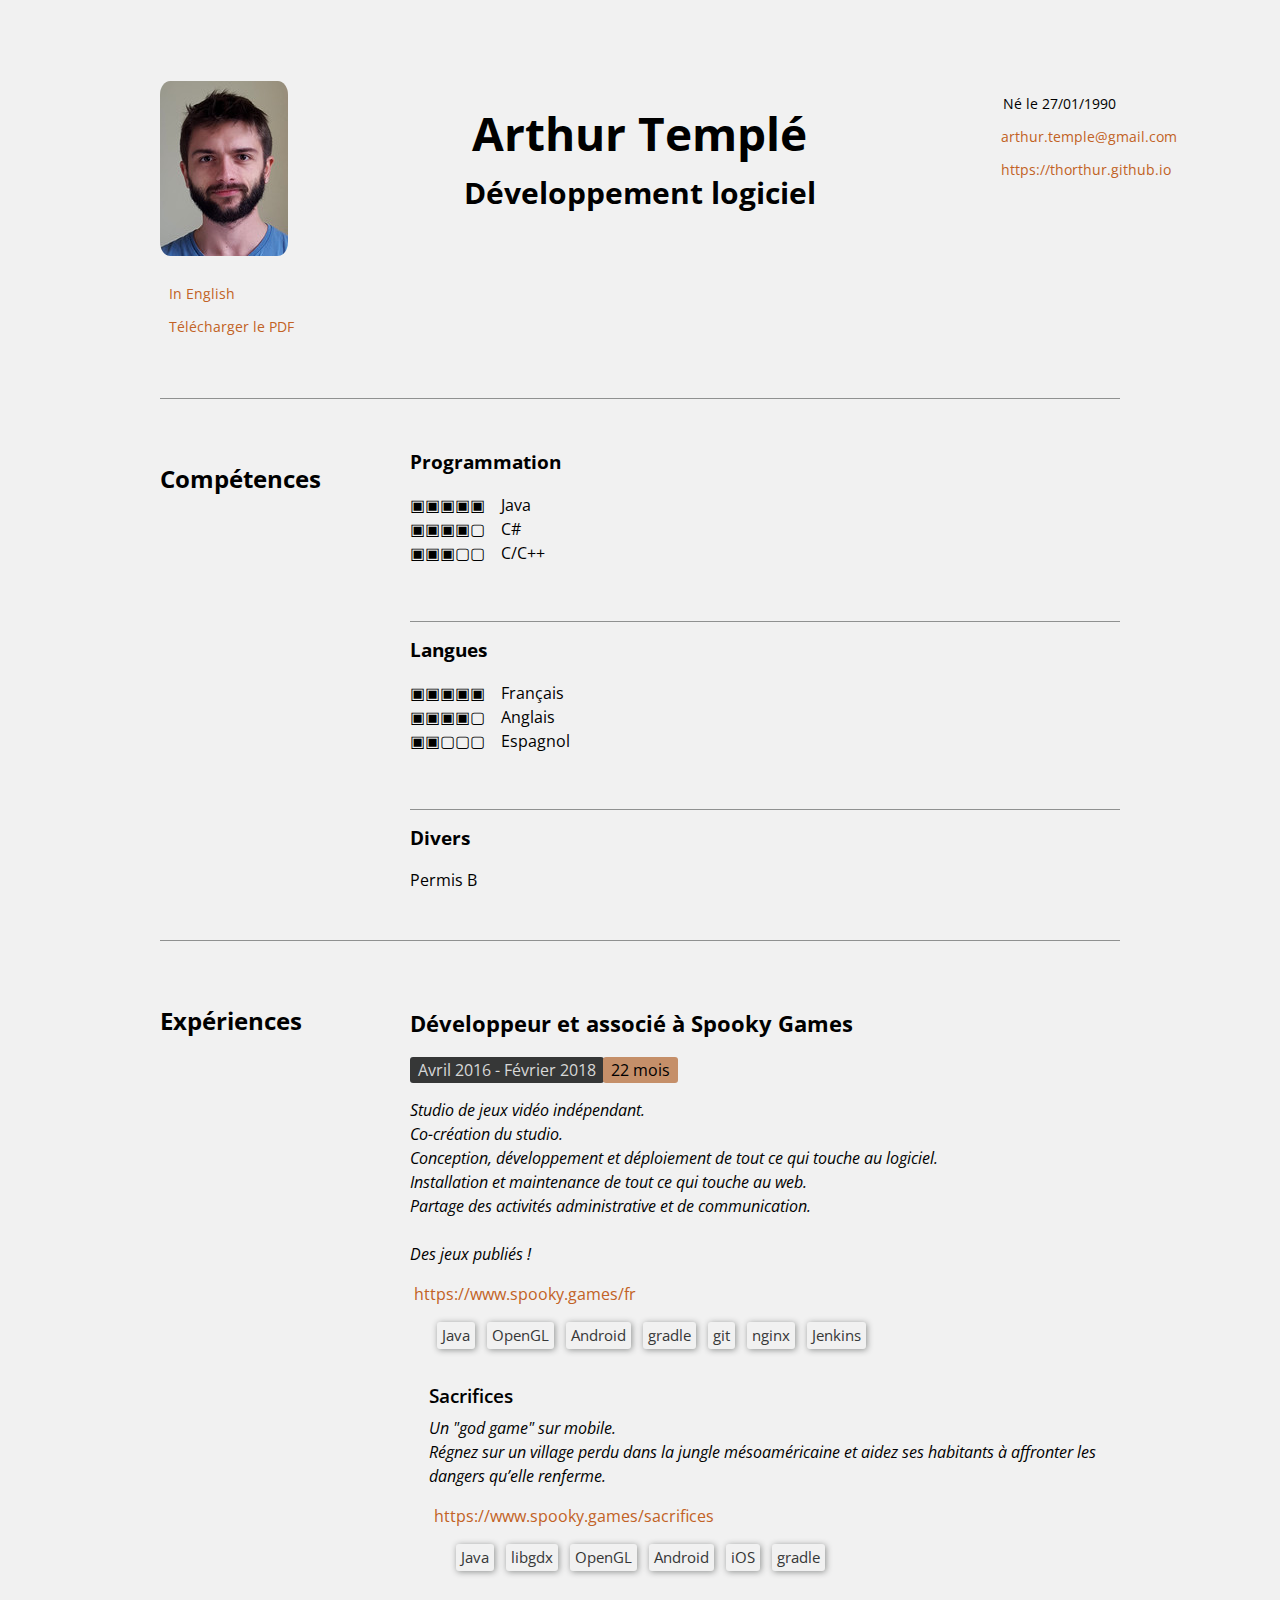
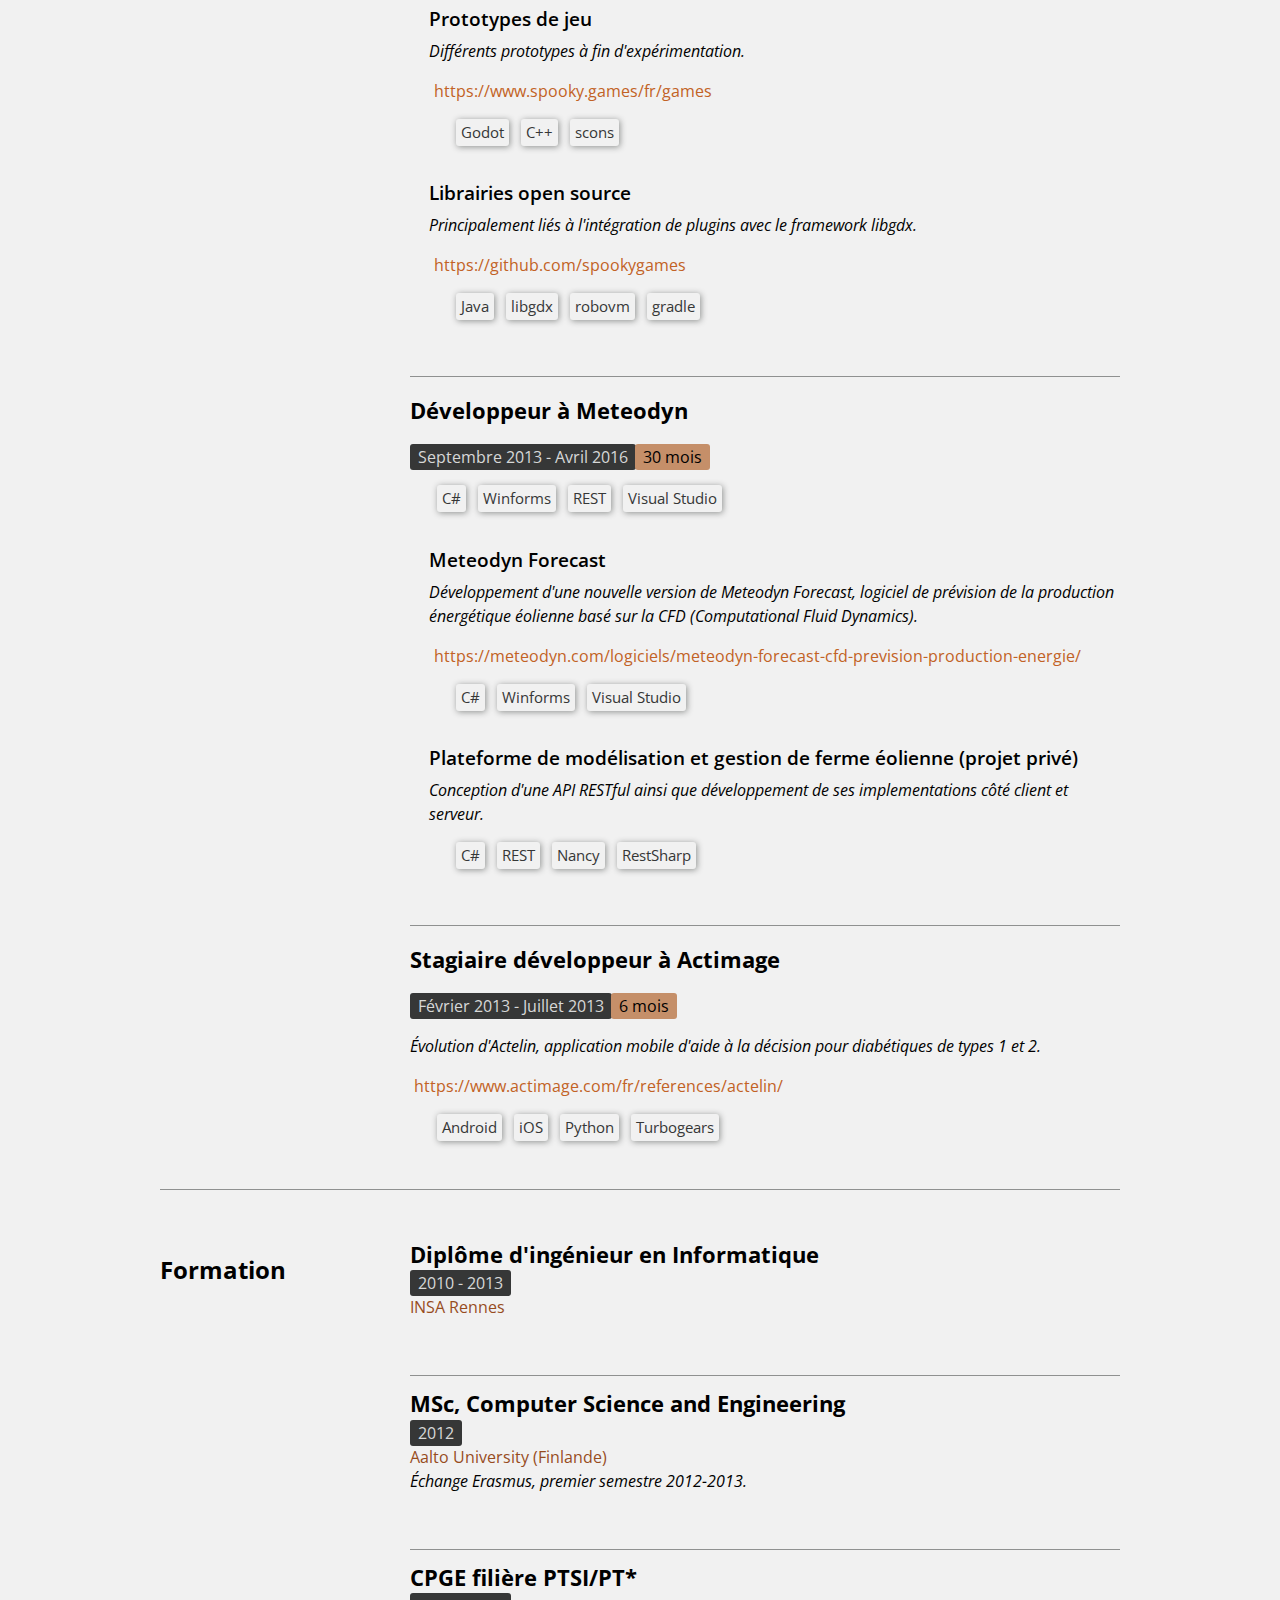
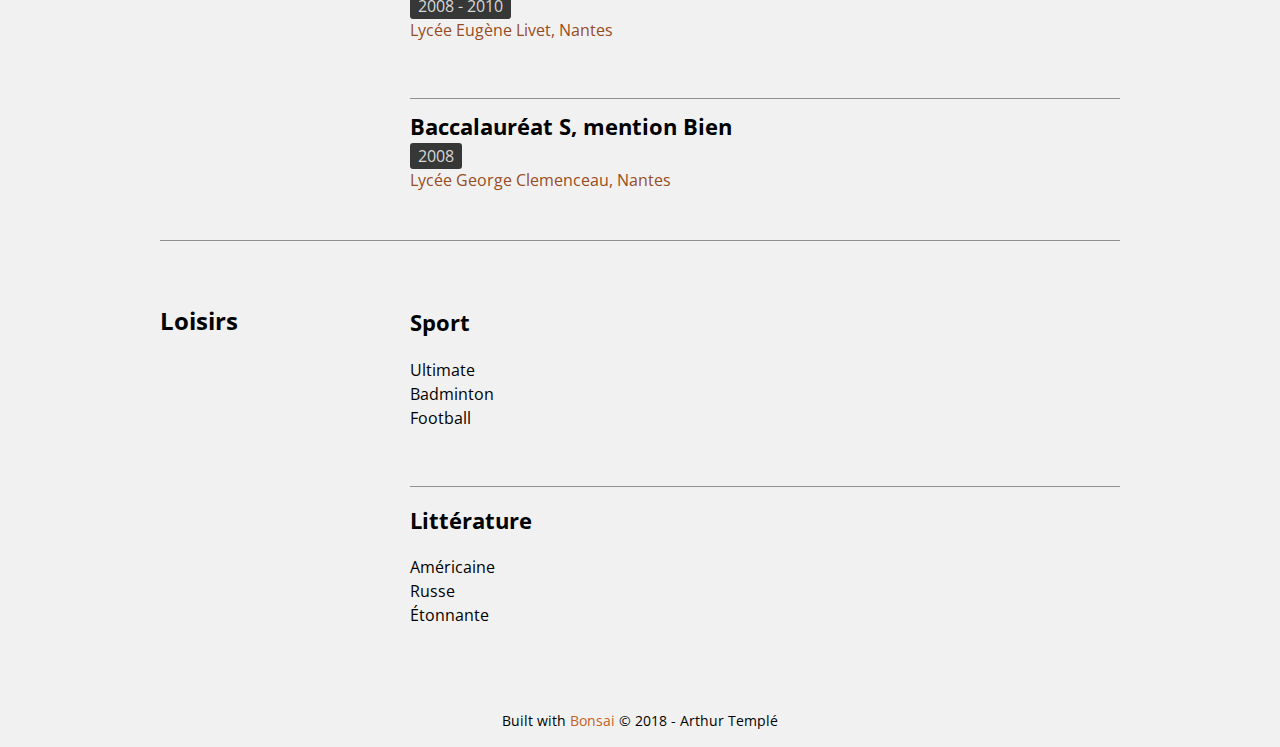
<file: index.html>
<!DOCTYPE html>
<html>
  <head>
    <noscript>
    	<meta http-equiv="refresh" content="0;URL=cv-fr" />
    </noscript>
    <script type="text/javascript">
    	window.location.replace("cv-fr");
    </script>
  </head>
</html>
</file>
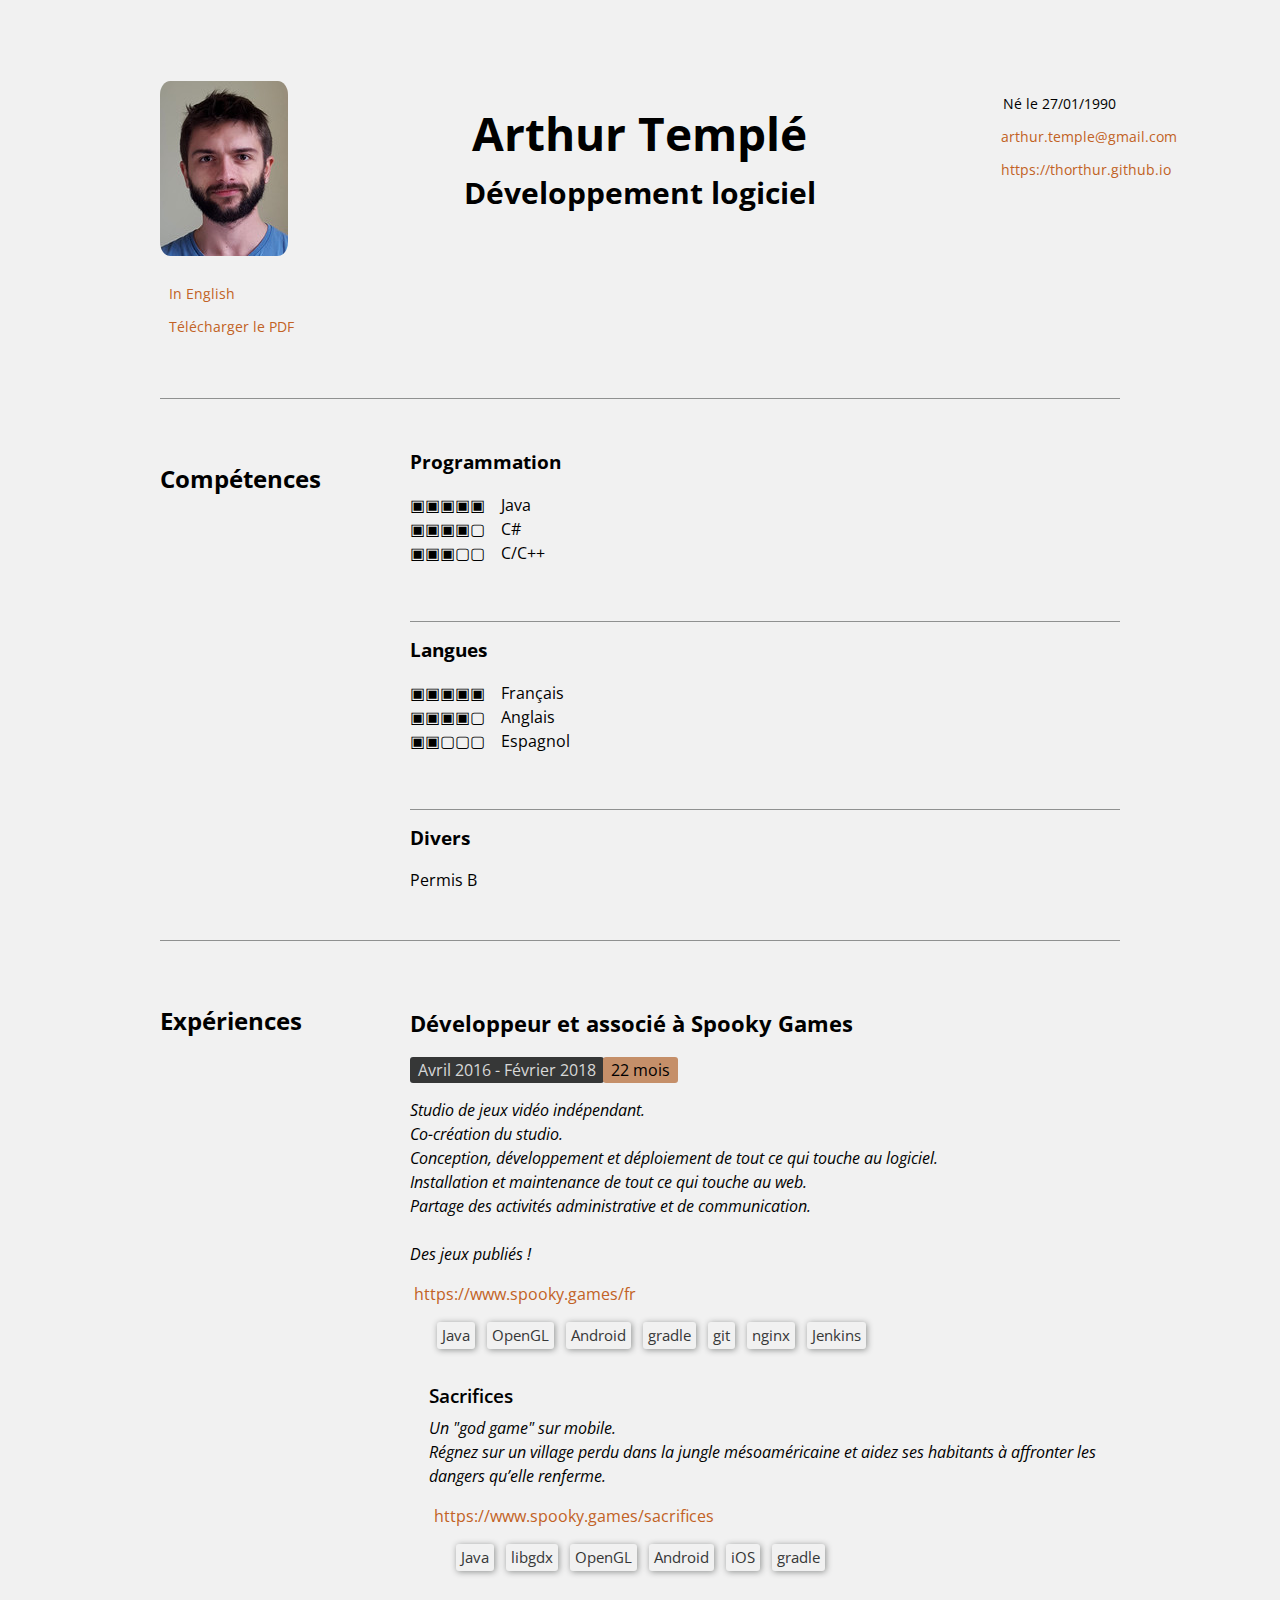
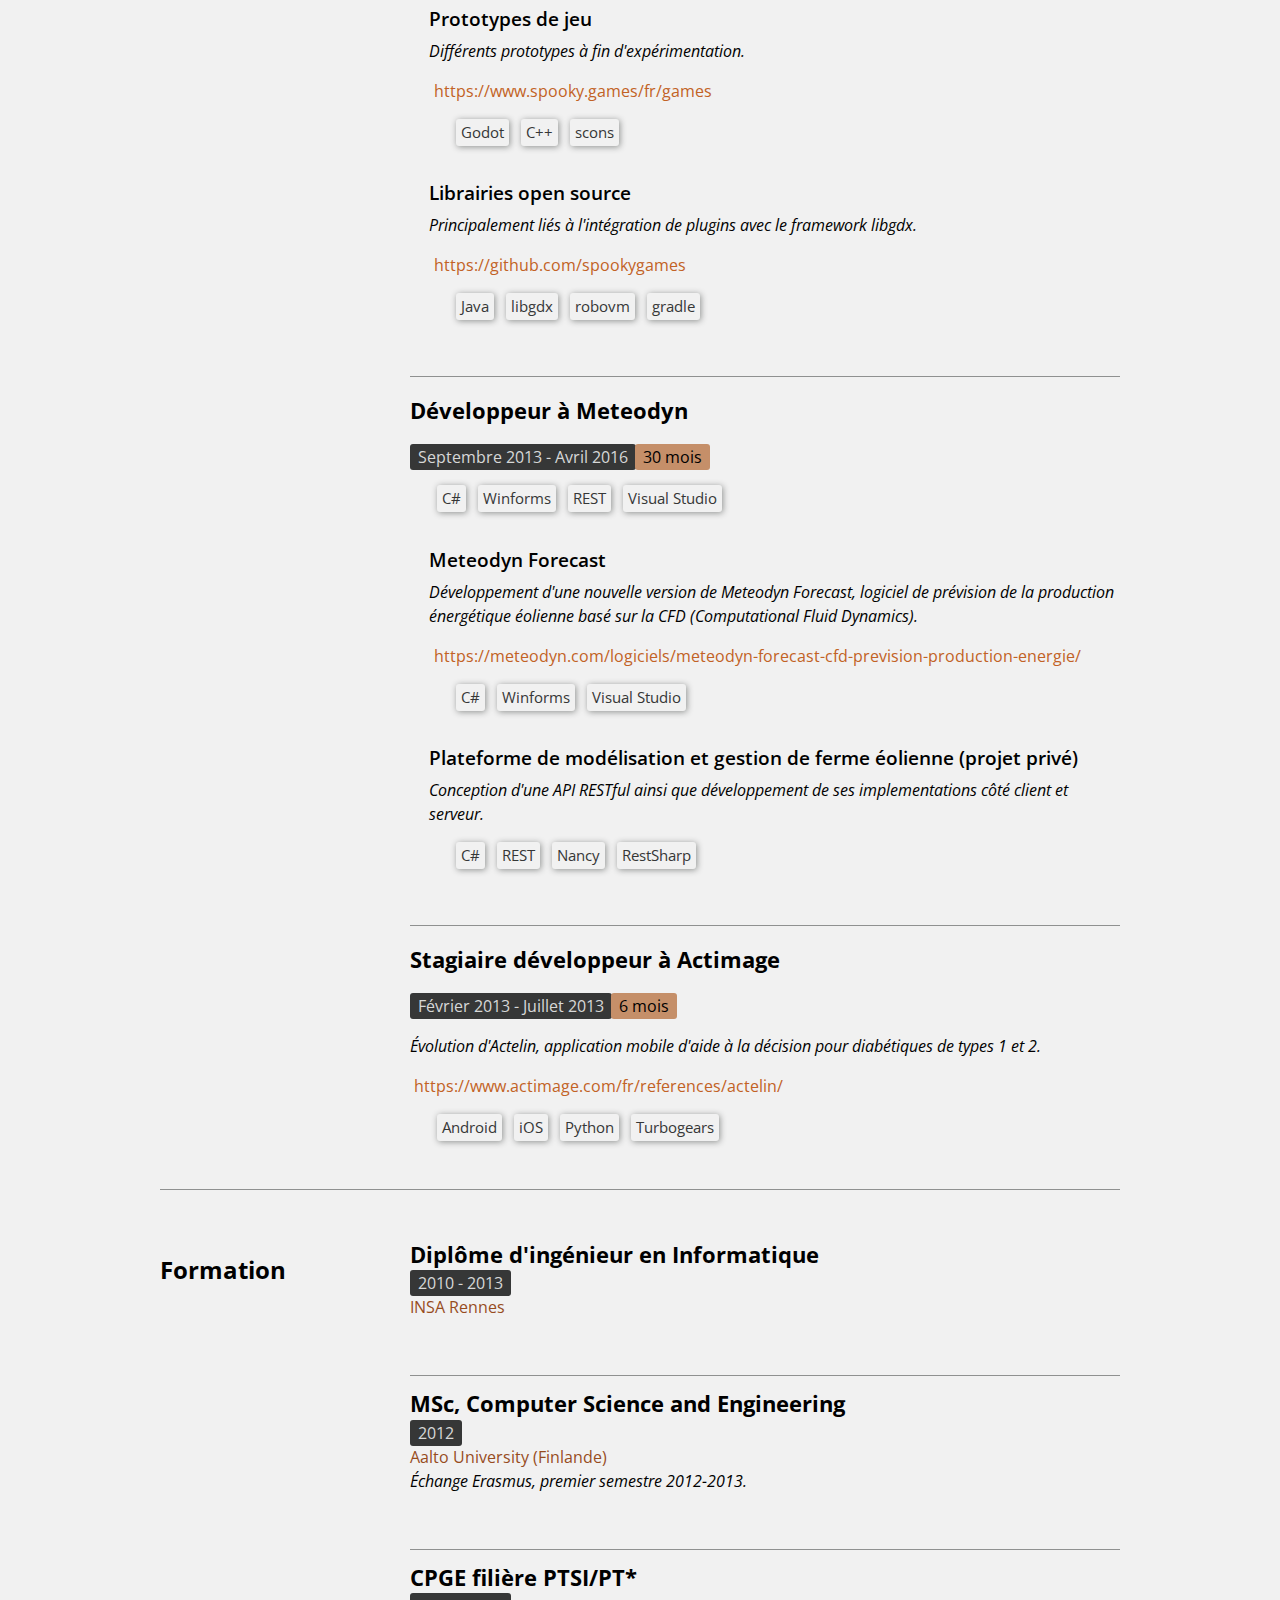
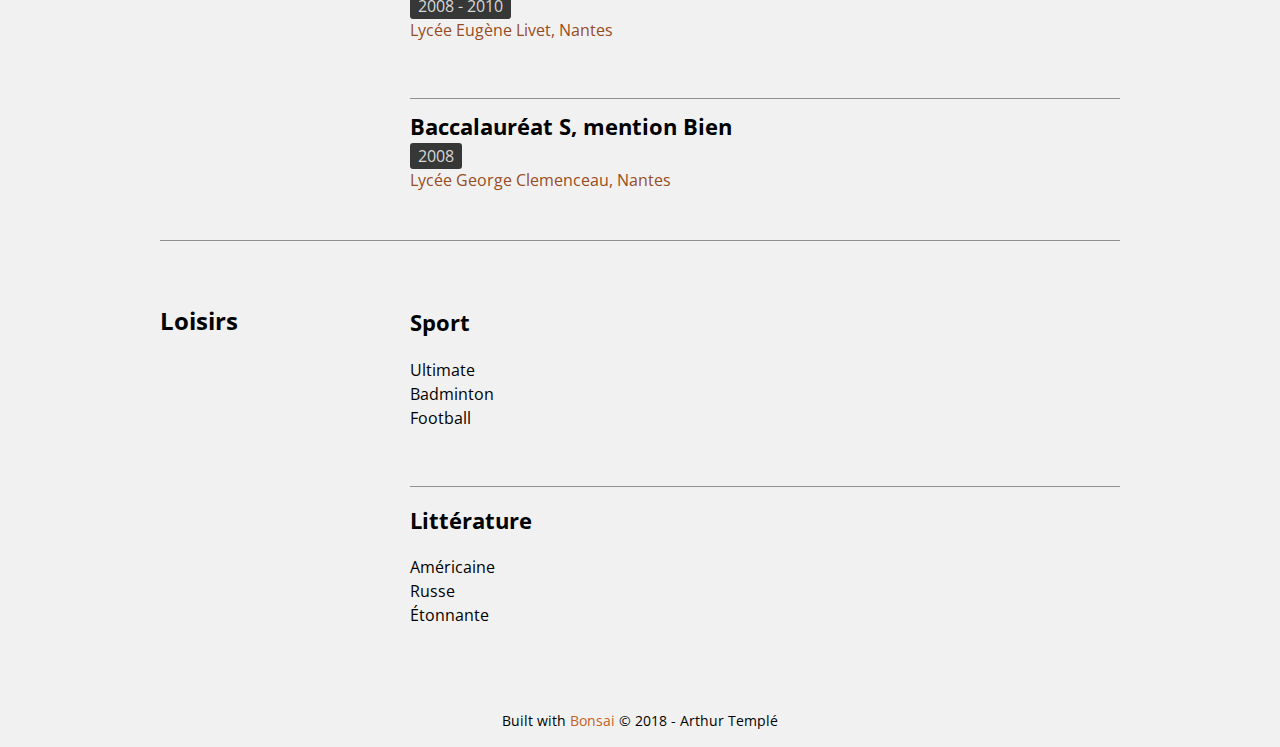
<file: cv-fr/index.html>
<!DOCTYPE html>
<html lang="fr">

  <head>
  <meta charset=UTF-8>
  <title>Arthur Templé | CV</title>
  <meta name="description" content="" />
  <meta name="author" content="Arthur Templé" />
  <meta name="viewport" content="width=device-width, initial-scale=1, maximum-scale=1" />
  <!--[if IE]>
    <script src="https://raw.githubusercontent.com/aFarkas/html5shiv/master/dist/html5shiv.min.js"></script>
    <script src="https://raw.githubusercontent.com/scottjehl/Respond/master/dest/respond.min.js"></script>
  <![endif]-->
  <!-- <link rel="shortcut icon" href="images/favicon.ico"> -->
</head>

  <head>
    <link rel="stylesheet" href="/css/resume.css" type="text/css">
  </head>

  <body id="cv-fr">

    <div class="container">

      <header>
</header>


    	<div class="row">

        <div class="two columns details details-left">
          <img src="/images/cv.jpg" class="picture" onmouseover="this.src='/images/cv2.jpg'" onmouseout="this.src='/images/cv.jpg'" />
      		<p><a href="/cv" class="language">In English</a></p>
      		<p><a href="/pdf/cv-fr.pdf" class="pdf">Télécharger le PDF</a></p>
        </div>

      	<div class="eight columns headline">
      		<h1 class="name">Arthur Templé</h1>
      		<p class="title">Développement logiciel</p>
      	</div>

      	<div class="two columns column details details-right">
          <p class="birth">Né le 27/01/1990</p>
      		<p><a href="mailto:arthur.temple@gmail.com" class="email">arthur.temple@gmail.com</a></p>
        	<p><a href="https://thorthur.github.io" class="website">https://thorthur.github.io</a></p>
      	</div>

    	</div>

    	<hr class="outer-separator">

      <div class="row">

        <div class="three columns">
      		<h2 class="section-title"><a id="skills" href="#skills" class="anchor">#</a> Compétences</h2>
        </div>

        <div class="nine columns skills" section="skills">
          
          <div class="skill">
            <h3 class="category">Programmation</h3>
            
        		<span class="keyword rating-5">Java</span><br>
            
        		<span class="keyword rating-4">C#</span><br>
            
        		<span class="keyword rating-3">C/C++</span><br>
            
            <hr class="inner-separator">
          </div>
          
          <div class="skill">
            <h3 class="category">Langues</h3>
            
        		<span class="keyword rating-5">Français</span><br>
            
        		<span class="keyword rating-4">Anglais</span><br>
            
        		<span class="keyword rating-2">Espagnol</span><br>
            
            <hr class="inner-separator">
          </div>
          
          <div class="skill">
            <h3 class="category">Divers</h3>
            
        		<span class="keyword rating-">Permis B</span><br>
            
            
          </div>
          
        </div>

      </div>

    	<hr class="outer-separator">

    	<div class="row">

      	<div class="three columns">
      		<h2 class="section-title"><a id="experience" href="#experience" class="anchor">#</a> Expériences</h2>
      	</div>

      	<div class="nine columns experience" section="experience">

          
          <div class="exp">
    		    <div class="when-short">2016 - 2018</div>
            <h3 class="title">Développeur et associé à Spooky Games</h3>
            <div>
              <span class="when">Avril 2016 - Février 2018</span>
              <span class="duration">22 mois</span>
            </div>
            <div class="description-short">Co-création et développement logiciel dans un studio de jeux vidéo indépendant.</div>
            <div class="description">Studio de jeux vidéo indépendant.<br />
Co-création du studio.<br />
Conception, développement et déploiement de tout ce qui touche au logiciel.<br />
Installation et maintenance de tout ce qui touche au web.<br />
Partage des activités administrative et de communication.<br />
<br />
Des jeux publiés !<br />
</div>
            
          	<p class="url"><a href="https://www.spooky.games/fr">https://www.spooky.games/fr</a></p>
            
            <div class="keywords">
              
              <span class="keyword">Java</span>
              &nbsp
              
              <span class="keyword">OpenGL</span>
              &nbsp
              
              <span class="keyword">Android</span>
              &nbsp
              
              <span class="keyword">gradle</span>
              &nbsp
              
              <span class="keyword">git</span>
              &nbsp
              
              <span class="keyword">nginx</span>
              &nbsp
              
              <span class="keyword">Jenkins</span>
              
              
            </div>

            
            <div class="project">
              <h4 class="name">Sacrifices</h4>
              <p class="description">Un "god game" sur mobile.<br />
Régnez sur un village perdu dans la jungle mésoaméricaine et aidez ses habitants à affronter les dangers qu’elle renferme.<br />
</p>
              
            	<p class="url"><a href="https://www.spooky.games/sacrifices">https://www.spooky.games/sacrifices</a></p>
              
              <div class="keywords">
                
                <span class="keyword">Java</span>
                &nbsp
                
                <span class="keyword">libgdx</span>
                &nbsp
                
                <span class="keyword">OpenGL</span>
                &nbsp
                
                <span class="keyword">Android</span>
                &nbsp
                
                <span class="keyword">iOS</span>
                &nbsp
                
                <span class="keyword">gradle</span>
                
                
              </div>
            </div>
            
            <div class="project">
              <h4 class="name">Prototypes de jeu</h4>
              <p class="description">Différents prototypes à fin d'expérimentation.</p>
              
            	<p class="url"><a href="https://www.spooky.games/fr/games">https://www.spooky.games/fr/games</a></p>
              
              <div class="keywords">
                
                <span class="keyword">Godot</span>
                &nbsp
                
                <span class="keyword">C++</span>
                &nbsp
                
                <span class="keyword">scons</span>
                
                
              </div>
            </div>
            
            <div class="project">
              <h4 class="name">Librairies open source</h4>
              <p class="description">Principalement liés à l'intégration de plugins avec le framework libgdx.</p>
              
            	<p class="url"><a href="https://github.com/spookygames">https://github.com/spookygames</a></p>
              
              <div class="keywords">
                
                <span class="keyword">Java</span>
                &nbsp
                
                <span class="keyword">libgdx</span>
                &nbsp
                
                <span class="keyword">robovm</span>
                &nbsp
                
                <span class="keyword">gradle</span>
                
                
              </div>
            </div>
            
            <hr class="inner-separator">
          </div>
          
          <div class="exp">
    		    <div class="when-short">2013 - 2016</div>
            <h3 class="title">Développeur à Meteodyn</h3>
            <div>
              <span class="when">Septembre 2013 - Avril 2016</span>
              <span class="duration">30 mois</span>
            </div>
            <div class="description-short">Client lourd en C#/Winforms puis API RESTful avec implémentations client/serveur.</div>
            <div class="description"></div>
            
            <div class="keywords">
              
              <span class="keyword">C#</span>
              &nbsp
              
              <span class="keyword">Winforms</span>
              &nbsp
              
              <span class="keyword">REST</span>
              &nbsp
              
              <span class="keyword">Visual Studio</span>
              
              
            </div>

            
            <div class="project">
              <h4 class="name">Meteodyn Forecast</h4>
              <p class="description">Développement d'une nouvelle version de Meteodyn Forecast, logiciel de prévision de la production énergétique éolienne basé sur la CFD (Computational Fluid Dynamics).</p>
              
            	<p class="url"><a href="https://meteodyn.com/logiciels/meteodyn-forecast-cfd-prevision-production-energie/">https://meteodyn.com/logiciels/meteodyn-forecast-cfd-prevision-production-energie/</a></p>
              
              <div class="keywords">
                
                <span class="keyword">C#</span>
                &nbsp
                
                <span class="keyword">Winforms</span>
                &nbsp
                
                <span class="keyword">Visual Studio</span>
                
                
              </div>
            </div>
            
            <div class="project">
              <h4 class="name">Plateforme de modélisation et gestion de ferme éolienne (projet privé)</h4>
              <p class="description">Conception d'une API RESTful ainsi que développement de ses implementations côté client et serveur.</p>
              
              <div class="keywords">
                
                <span class="keyword">C#</span>
                &nbsp
                
                <span class="keyword">REST</span>
                &nbsp
                
                <span class="keyword">Nancy</span>
                &nbsp
                
                <span class="keyword">RestSharp</span>
                
                
              </div>
            </div>
            
            <hr class="inner-separator">
          </div>
          
          <div class="exp">
    		    <div class="when-short">2013</div>
            <h3 class="title">Stagiaire développeur à Actimage</h3>
            <div>
              <span class="when">Février 2013 - Juillet 2013</span>
              <span class="duration">6 mois</span>
            </div>
            <div class="description-short">Évolution d'Actelin, application mobile d'aide à la décision pour diabétiques de types 1 et 2.</div>
            <div class="description">Évolution d'Actelin, application mobile d'aide à la décision pour diabétiques de types 1 et 2.</div>
            
          	<p class="url"><a href="https://www.actimage.com/fr/references/actelin/">https://www.actimage.com/fr/references/actelin/</a></p>
            
            <div class="keywords">
              
              <span class="keyword">Android</span>
              &nbsp
              
              <span class="keyword">iOS</span>
              &nbsp
              
              <span class="keyword">Python</span>
              &nbsp
              
              <span class="keyword">Turbogears</span>
              
              
            </div>

            
            
          </div>
          
      	</div>
      </div>

    	<hr class="outer-separator">

    	<div class="row">

      	<div class="three columns">
      		<h2 class="section-title"><a id="education" href="#education" class="anchor">#</a> Formation</h2>
      	</div>

      	<div class="nine columns education" section="education">

          
          <div class="ed">
    		    <div class="when-short">2010 - 2013</div>
        		<h3 class="title">Diplôme d'ingénieur en Informatique</h3>
            <div>
              <span class="when">2010 - 2013</span>
            </div>
            <div class="where">INSA Rennes</div>
            <div class="description"></div>
            <hr class="inner-separator">
        	</div>
          
          <div class="ed">
    		    <div class="when-short">2012</div>
        		<h3 class="title">MSc, Computer Science and Engineering</h3>
            <div>
              <span class="when">2012</span>
            </div>
            <div class="where">Aalto University (Finlande)</div>
            <div class="description">Échange Erasmus, premier semestre 2012-2013.</div>
            <hr class="inner-separator">
        	</div>
          
          <div class="ed">
    		    <div class="when-short">2008 - 2010</div>
        		<h3 class="title">CPGE filière PTSI/PT*</h3>
            <div>
              <span class="when">2008 - 2010</span>
            </div>
            <div class="where">Lycée Eugène Livet, Nantes</div>
            <div class="description"></div>
            <hr class="inner-separator">
        	</div>
          
          <div class="ed">
    		    <div class="when-short">2008</div>
        		<h3 class="title">Baccalauréat S, mention Bien</h3>
            <div>
              <span class="when">2008</span>
            </div>
            <div class="where">Lycée George Clemenceau, Nantes</div>
            <div class="description"></div>
            
        	</div>
          
      	</div>
      </div>

    	<hr class="outer-separator">

      <div class="row">

        <div class="three columns">
      		<h2 class="section-title"><a id="hobbies" href="#hobbies" class="anchor">#</a> Loisirs</h2>
        </div>

        <div class="nine columns hobbies" section="hobbies">
          
          <div class="hobby">
            <h3 class="title">Sport</h3>
            <div class="description">Ultimate<br />
Badminton<br />
Football<br />
</div>
            <hr class="inner-separator">
          </div>
          
          <div class="hobby">
            <h3 class="title">Littérature</h3>
            <div class="description">Américaine<br />
Russe<br />
Étonnante<br />
</div>
            
          </div>
          
        </div>

      </div>

    	<div class="side-panel">
      	<p><a href="#top" class="name">Arthur Templé</a></p>
        <hr>
        <div class="toc">
          <a href="#skills">Compétences</a>
      		<a href="#experience">Expériences</a>
      		<a href="#education">Formation</a>
      		<a href="#hobbies">Loisirs</a>
      	</div>

        <p class="last-update">Mis à jour le 15 février 2018</p>

    	</div>

      <footer class="noprint">  
  <p>Built with <a href="http://www.tinytree.info">Bonsai</a> © 2018 - Arthur Templé</p>
</footer>


    </div>
  </body>
</html>
</file>
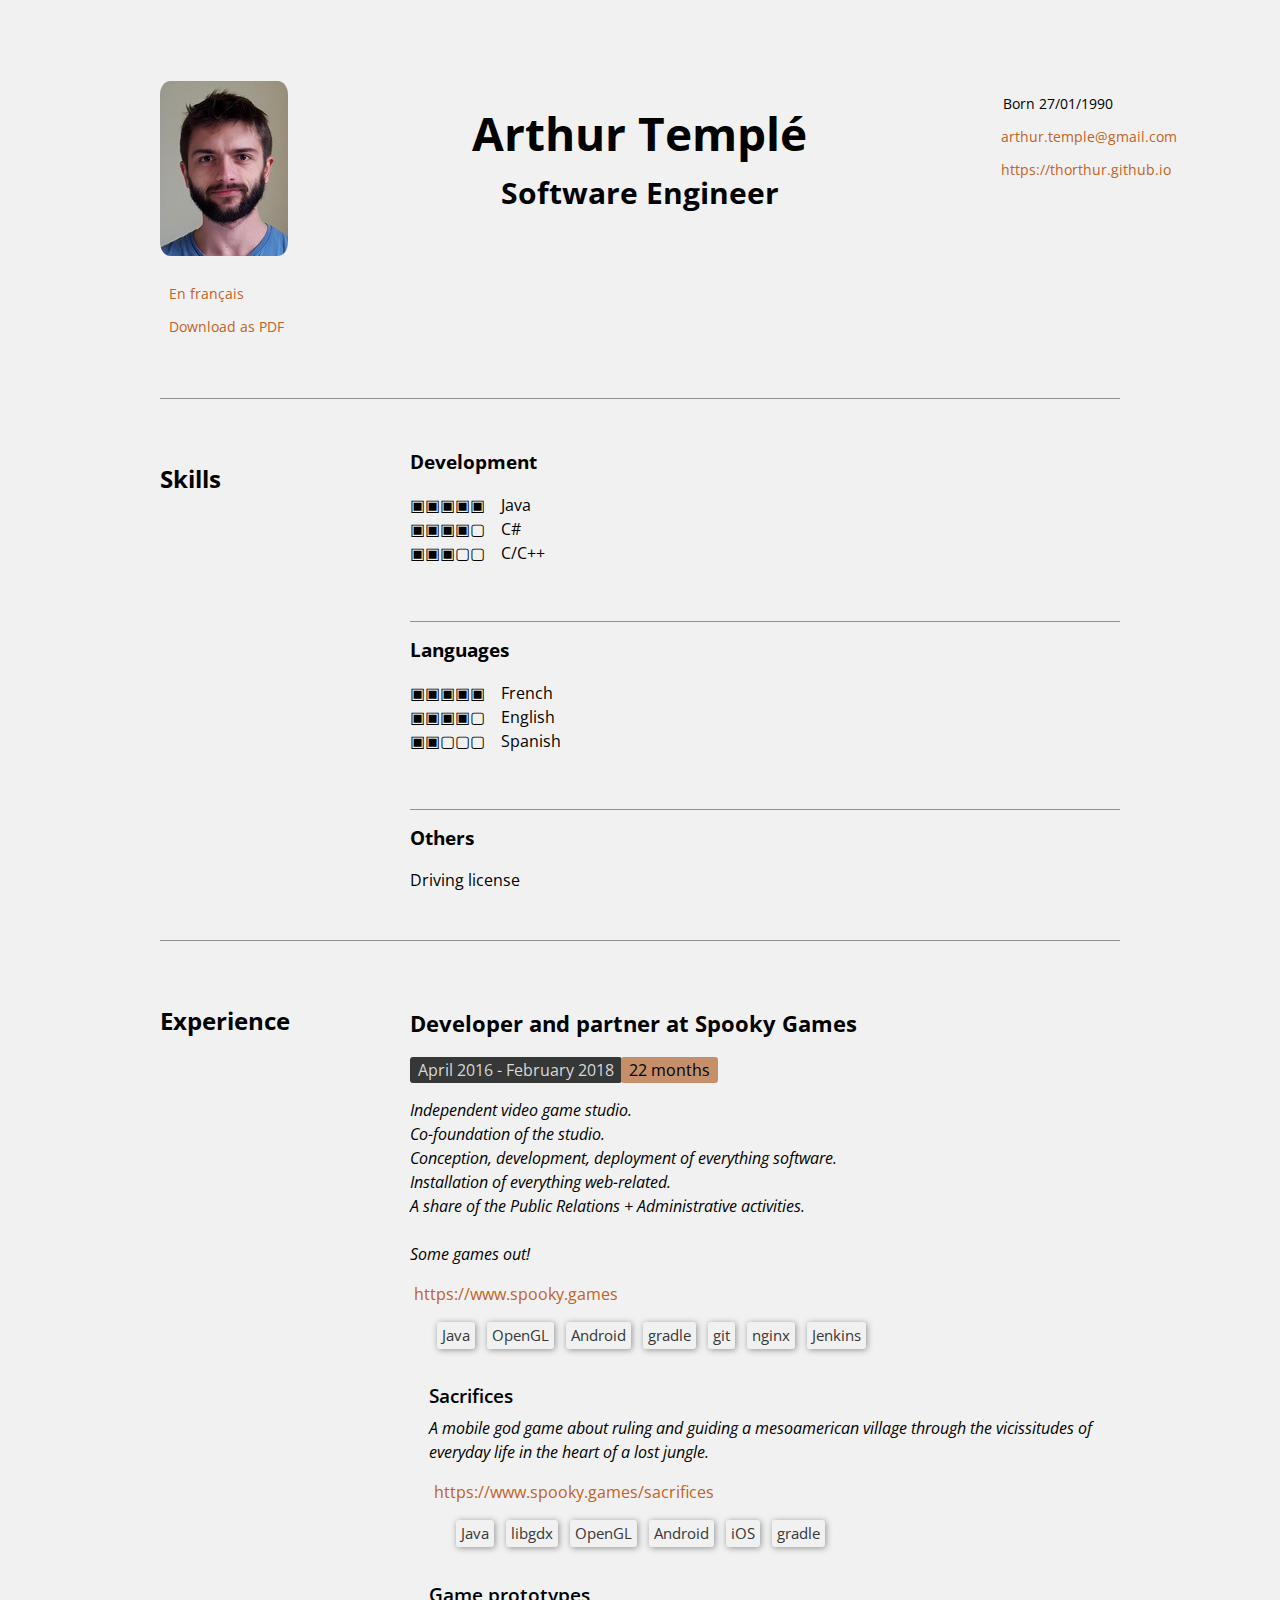
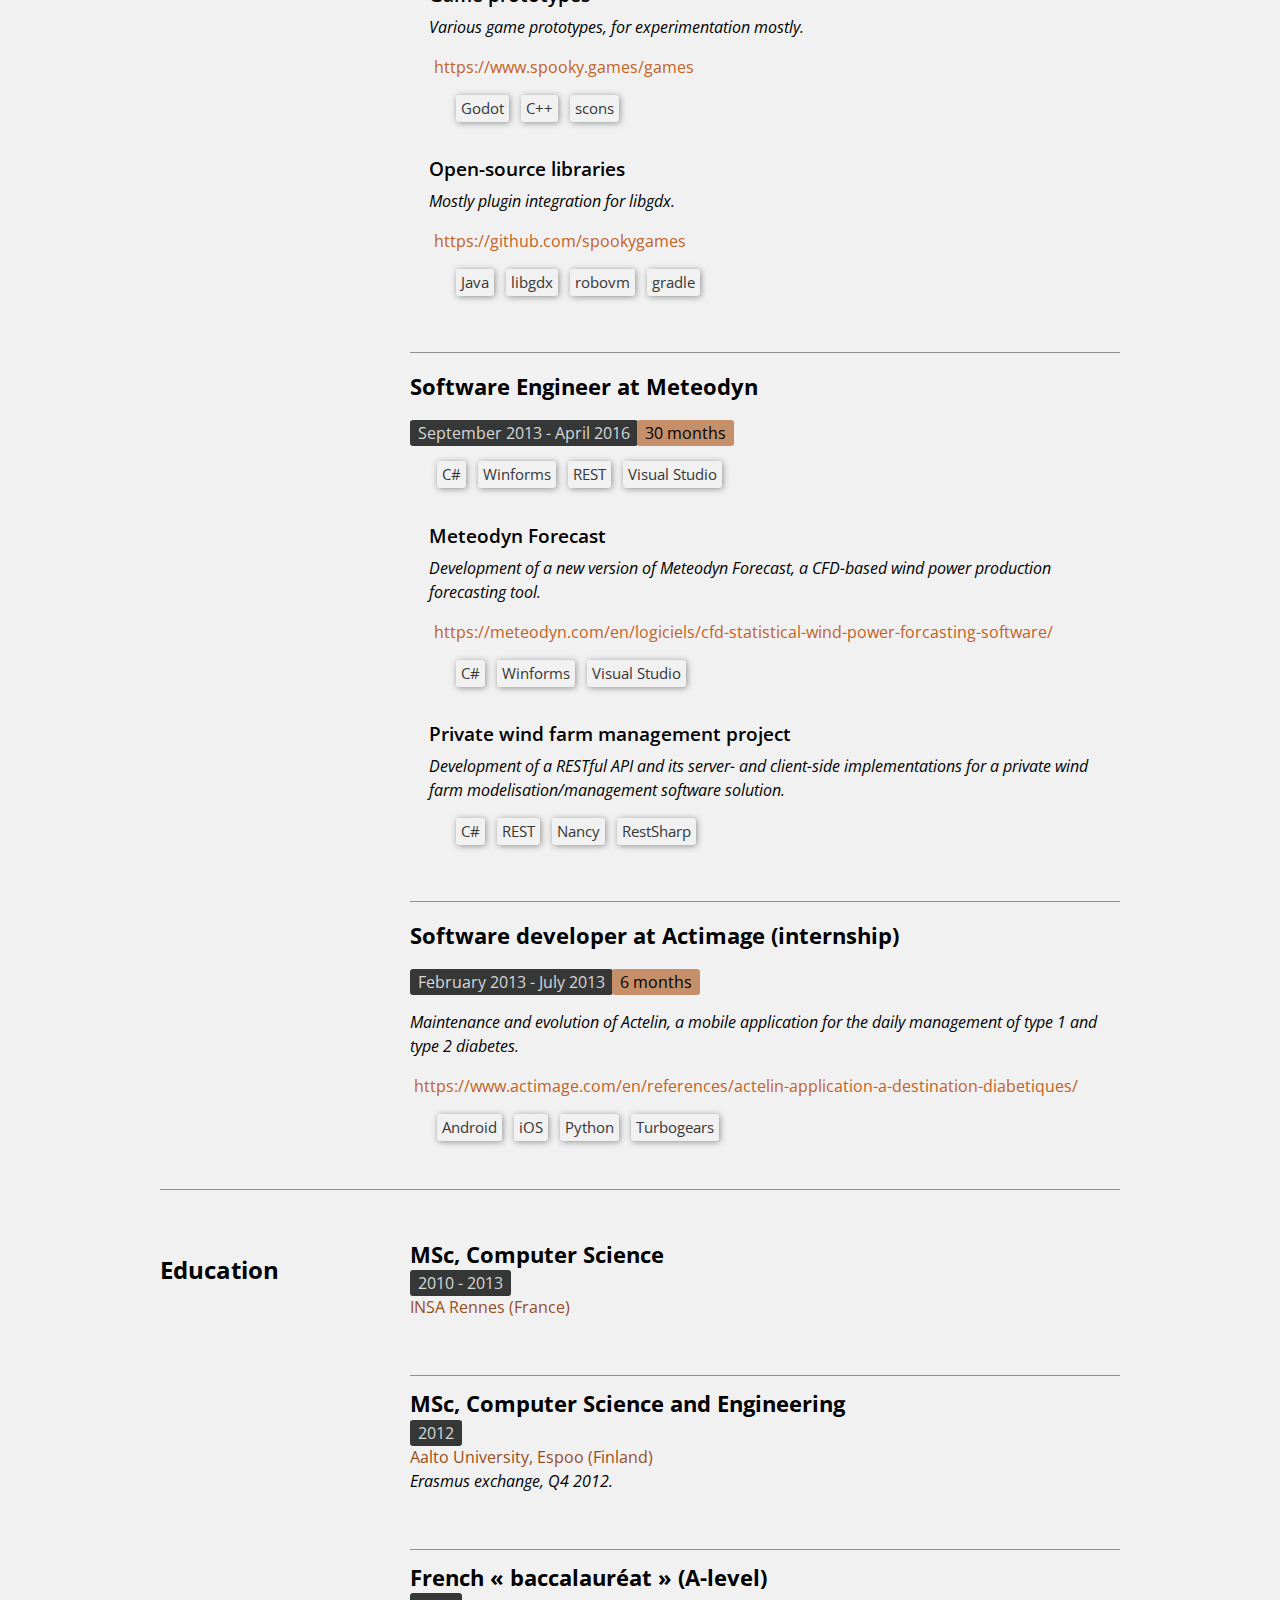
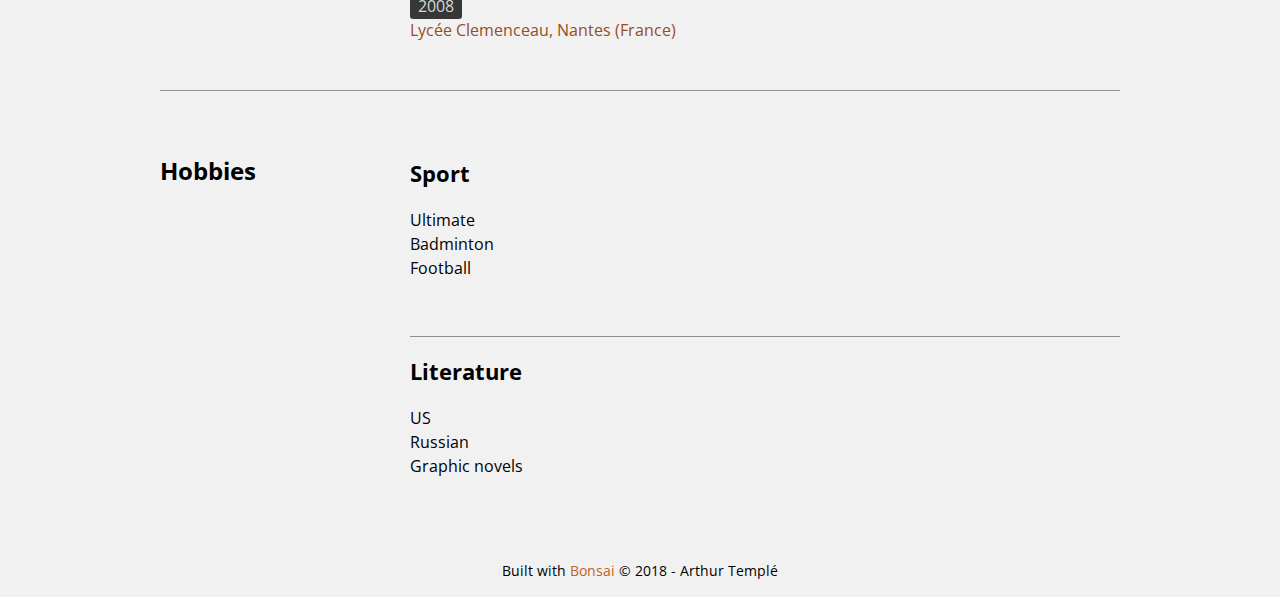
<file: cv/index.html>
<!DOCTYPE html>
<html lang="en">

  <head>
  <meta charset=UTF-8>
  <title>Arthur Templé | Résumé</title>
  <meta name="description" content="" />
  <meta name="author" content="Arthur Templé" />
  <meta name="viewport" content="width=device-width, initial-scale=1, maximum-scale=1" />
  <!--[if IE]>
    <script src="https://raw.githubusercontent.com/aFarkas/html5shiv/master/dist/html5shiv.min.js"></script>
    <script src="https://raw.githubusercontent.com/scottjehl/Respond/master/dest/respond.min.js"></script>
  <![endif]-->
  <!-- <link rel="shortcut icon" href="images/favicon.ico"> -->
</head>

  <head>
    <link rel="stylesheet" href="/css/resume.css" type="text/css">
  </head>

  <body id="cv">

    <div class="container">

      <header>
</header>


    	<div class="row">

        <div class="two columns details details-left">
          <img src="/images/cv.jpg" class="picture" onmouseover="this.src='/images/cv2.jpg'" onmouseout="this.src='/images/cv.jpg'" />
      		<p><a href="/cv-fr" class="language">En français</a></p>
      		<p><a href="/pdf/cv.pdf" class="pdf">Download as PDF</a></p>
        </div>

      	<div class="eight columns headline">
      		<h1 class="name">Arthur Templé</h1>
      		<p class="title">Software Engineer</p>
      	</div>

      	<div class="two columns column details details-right">
          <p class="birth">Born 27/01/1990</p>
      		<p><a href="mailto:arthur.temple@gmail.com" class="email">arthur.temple@gmail.com</a></p>
        	<p><a href="https://thorthur.github.io" class="website">https://thorthur.github.io</a></p>
      	</div>

    	</div>

    	<hr class="outer-separator">

      <div class="row">

        <div class="three columns">
      		<h2 class="section-title"><a id="skills" href="#skills" class="anchor">#</a> Skills</h2>
        </div>

        <div class="nine columns skills" section="skills">
          
          <div class="skill">
            <h3 class="category">Development</h3>
            
        		<span class="keyword rating-5">Java</span><br>
            
        		<span class="keyword rating-4">C#</span><br>
            
        		<span class="keyword rating-3">C/C++</span><br>
            
            <hr class="inner-separator">
          </div>
          
          <div class="skill">
            <h3 class="category">Languages</h3>
            
        		<span class="keyword rating-5">French</span><br>
            
        		<span class="keyword rating-4">English</span><br>
            
        		<span class="keyword rating-2">Spanish</span><br>
            
            <hr class="inner-separator">
          </div>
          
          <div class="skill">
            <h3 class="category">Others</h3>
            
        		<span class="keyword rating-">Driving license</span><br>
            
            
          </div>
          
        </div>

      </div>

    	<hr class="outer-separator">

    	<div class="row">

      	<div class="three columns">
      		<h2 class="section-title"><a id="experience" href="#experience" class="anchor">#</a> Experience</h2>
      	</div>

      	<div class="nine columns experience" section="experience">

          
          <div class="exp">
    		    <div class="when-short">2016 - 2018</div>
            <h3 class="title">Developer and partner at Spooky Games</h3>
            <div>
              <span class="when">April 2016 - February 2018</span>
              <span class="duration">22 months</span>
            </div>
            <div class="description-short">Game development in a co-created independent studio.</div>
            <div class="description">Independent video game studio.<br />
Co-foundation of the studio.<br />
Conception, development, deployment of everything software.<br />
Installation of everything web-related.<br />
A share of the Public Relations + Administrative activities.<br />
<br />
Some games out!<br />
</div>
            
          	<p class="url"><a href="https://www.spooky.games">https://www.spooky.games</a></p>
            
            <div class="keywords">
              
              <span class="keyword">Java</span>
              &nbsp
              
              <span class="keyword">OpenGL</span>
              &nbsp
              
              <span class="keyword">Android</span>
              &nbsp
              
              <span class="keyword">gradle</span>
              &nbsp
              
              <span class="keyword">git</span>
              &nbsp
              
              <span class="keyword">nginx</span>
              &nbsp
              
              <span class="keyword">Jenkins</span>
              
              
            </div>

            
            <div class="project">
              <h4 class="name">Sacrifices</h4>
              <p class="description">A mobile god game about ruling and guiding a mesoamerican village through the vicissitudes of everyday life in the heart of a lost jungle.</p>
              
            	<p class="url"><a href="https://www.spooky.games/sacrifices">https://www.spooky.games/sacrifices</a></p>
              
              <div class="keywords">
                
                <span class="keyword">Java</span>
                &nbsp
                
                <span class="keyword">libgdx</span>
                &nbsp
                
                <span class="keyword">OpenGL</span>
                &nbsp
                
                <span class="keyword">Android</span>
                &nbsp
                
                <span class="keyword">iOS</span>
                &nbsp
                
                <span class="keyword">gradle</span>
                
                
              </div>
            </div>
            
            <div class="project">
              <h4 class="name">Game prototypes</h4>
              <p class="description">Various game prototypes, for experimentation mostly.</p>
              
            	<p class="url"><a href="https://www.spooky.games/games">https://www.spooky.games/games</a></p>
              
              <div class="keywords">
                
                <span class="keyword">Godot</span>
                &nbsp
                
                <span class="keyword">C++</span>
                &nbsp
                
                <span class="keyword">scons</span>
                
                
              </div>
            </div>
            
            <div class="project">
              <h4 class="name">Open-source libraries</h4>
              <p class="description">Mostly plugin integration for libgdx.</p>
              
            	<p class="url"><a href="https://github.com/spookygames">https://github.com/spookygames</a></p>
              
              <div class="keywords">
                
                <span class="keyword">Java</span>
                &nbsp
                
                <span class="keyword">libgdx</span>
                &nbsp
                
                <span class="keyword">robovm</span>
                &nbsp
                
                <span class="keyword">gradle</span>
                
                
              </div>
            </div>
            
            <hr class="inner-separator">
          </div>
          
          <div class="exp">
    		    <div class="when-short">2013 - 2016</div>
            <h3 class="title">Software Engineer at Meteodyn</h3>
            <div>
              <span class="when">September 2013 - April 2016</span>
              <span class="duration">30 months</span>
            </div>
            <div class="description-short">Heavyweight client in C#/Winforms then RESTful API with client/server implementations.</div>
            <div class="description"></div>
            
            <div class="keywords">
              
              <span class="keyword">C#</span>
              &nbsp
              
              <span class="keyword">Winforms</span>
              &nbsp
              
              <span class="keyword">REST</span>
              &nbsp
              
              <span class="keyword">Visual Studio</span>
              
              
            </div>

            
            <div class="project">
              <h4 class="name">Meteodyn Forecast</h4>
              <p class="description">Development of a new version of Meteodyn Forecast, a CFD-based wind power production forecasting tool.</p>
              
            	<p class="url"><a href="https://meteodyn.com/en/logiciels/cfd-statistical-wind-power-forcasting-software/">https://meteodyn.com/en/logiciels/cfd-statistical-wind-power-forcasting-software/</a></p>
              
              <div class="keywords">
                
                <span class="keyword">C#</span>
                &nbsp
                
                <span class="keyword">Winforms</span>
                &nbsp
                
                <span class="keyword">Visual Studio</span>
                
                
              </div>
            </div>
            
            <div class="project">
              <h4 class="name">Private wind farm management project</h4>
              <p class="description">Development of a RESTful API and its server- and client-side implementations for a private wind farm modelisation/management software solution.</p>
              
              <div class="keywords">
                
                <span class="keyword">C#</span>
                &nbsp
                
                <span class="keyword">REST</span>
                &nbsp
                
                <span class="keyword">Nancy</span>
                &nbsp
                
                <span class="keyword">RestSharp</span>
                
                
              </div>
            </div>
            
            <hr class="inner-separator">
          </div>
          
          <div class="exp">
    		    <div class="when-short">2013</div>
            <h3 class="title">Software developer at Actimage (internship)</h3>
            <div>
              <span class="when">February 2013 - July 2013</span>
              <span class="duration">6 months</span>
            </div>
            <div class="description-short">Maintenance and evolution of Actelin, a mobile application for the daily management of type 1 and type 2 diabetes.</div>
            <div class="description">Maintenance and evolution of Actelin, a mobile application for the daily management of type 1 and type 2 diabetes.</div>
            
          	<p class="url"><a href="https://www.actimage.com/en/references/actelin-application-a-destination-diabetiques/">https://www.actimage.com/en/references/actelin-application-a-destination-diabetiques/</a></p>
            
            <div class="keywords">
              
              <span class="keyword">Android</span>
              &nbsp
              
              <span class="keyword">iOS</span>
              &nbsp
              
              <span class="keyword">Python</span>
              &nbsp
              
              <span class="keyword">Turbogears</span>
              
              
            </div>

            
            
          </div>
          
      	</div>
      </div>

    	<hr class="outer-separator">

    	<div class="row">

      	<div class="three columns">
      		<h2 class="section-title"><a id="education" href="#education" class="anchor">#</a> Education</h2>
      	</div>

      	<div class="nine columns education" section="education">

          
          <div class="ed">
    		    <div class="when-short">2010 - 2013</div>
        		<h3 class="title">MSc, Computer Science</h3>
            <div>
              <span class="when">2010 - 2013</span>
            </div>
            <div class="where">INSA Rennes (France)</div>
            <div class="description"></div>
            <hr class="inner-separator">
        	</div>
          
          <div class="ed">
    		    <div class="when-short">2012</div>
        		<h3 class="title">MSc, Computer Science and Engineering</h3>
            <div>
              <span class="when">2012</span>
            </div>
            <div class="where">Aalto University, Espoo (Finland)</div>
            <div class="description">Erasmus exchange, Q4 2012.</div>
            <hr class="inner-separator">
        	</div>
          
          <div class="ed">
    		    <div class="when-short">2008</div>
        		<h3 class="title">French « baccalauréat » (A-level)</h3>
            <div>
              <span class="when">2008</span>
            </div>
            <div class="where">Lycée Clemenceau, Nantes (France)</div>
            <div class="description"></div>
            
        	</div>
          
      	</div>
      </div>

    	<hr class="outer-separator">

      <div class="row">

        <div class="three columns">
      		<h2 class="section-title"><a id="hobbies" href="#hobbies" class="anchor">#</a> Hobbies</h2>
        </div>

        <div class="nine columns hobbies" section="hobbies">
          
          <div class="hobby">
            <h3 class="title">Sport</h3>
            <div class="description">Ultimate<br />
Badminton<br />
Football<br />
</div>
            <hr class="inner-separator">
          </div>
          
          <div class="hobby">
            <h3 class="title">Literature</h3>
            <div class="description">US<br />
Russian<br />
Graphic novels<br />
</div>
            
          </div>
          
        </div>

      </div>

    	<div class="side-panel">
      	<p><a href="#top" class="name">Arthur Templé</a></p>
        <hr>
        <div class="toc">
          <a href="#skills">Skills</a>
      		<a href="#experience">Experience</a>
      		<a href="#education">Education</a>
      		<a href="#hobbies">Hobbies</a>
      	</div>

        <p class="last-update">Updated 15 February 2018</p>

    	</div>

      <footer class="noprint">  
  <p>Built with <a href="http://www.tinytree.info">Bonsai</a> © 2018 - Arthur Templé</p>
</footer>


    </div>
  </body>
</html>
</file>
<file: css/resume.css>
@charset "UTF-8";/*! normalize.css v3.0.3 | MIT License | github.com/necolas/normalize.css */@import url("https://fonts.googleapis.com/css?family=Open+Sans:300");html{font-family:sans-serif;-ms-text-size-adjust:100%;-webkit-text-size-adjust:100%}body{margin:0}article,aside,details,figcaption,figure,footer,header,hgroup,main,menu,nav,section,summary{display:block}audio,canvas,progress,video{display:inline-block;vertical-align:baseline}audio:not([controls]){display:none;height:0}[hidden],template{display:none}a{background-color:transparent}a:active{outline:0}a:hover{outline:0}abbr[title]{border-bottom:1px dotted}b,strong{font-weight:bold}dfn{font-style:italic}h1{font-size:2em;margin:.67em 0}mark{background:#ff0;color:#000}small{font-size:80%}sub,sup{font-size:75%;line-height:0;position:relative;vertical-align:baseline}sup{top:-0.5em}sub{bottom:-0.25em}img{border:0}svg:not(:root){overflow:hidden}figure{margin:1em 40px}hr{box-sizing:content-box;height:0}pre{overflow:auto}code,kbd,pre,samp{font-family:monospace,monospace;font-size:1em}button,input,optgroup,select,textarea{color:inherit;font:inherit;margin:0}button{overflow:visible}button,select{text-transform:none}button,html input[type="button"],input[type="reset"],input[type="submit"]{-webkit-appearance:button;cursor:pointer}button[disabled],html input[disabled]{cursor:default}button::-moz-focus-inner,input::-moz-focus-inner{border:0;padding:0}input{line-height:normal}input[type="checkbox"],input[type="radio"]{box-sizing:border-box;padding:0}input[type="number"]::-webkit-inner-spin-button,input[type="number"]::-webkit-outer-spin-button{height:auto}input[type="search"]{-webkit-appearance:textfield;box-sizing:content-box}input[type="search"]::-webkit-search-cancel-button,input[type="search"]::-webkit-search-decoration{-webkit-appearance:none}fieldset{border:1px solid silver;margin:0 2px;padding:.35em .625em .75em}legend{border:0;padding:0}textarea{overflow:auto}optgroup{font-weight:bold}table{border-collapse:collapse;border-spacing:0}td,th{padding:0}.container{position:relative;width:100%;max-width:960px;margin:0 auto;padding:0 20px;box-sizing:border-box}.column,.columns{width:100%;float:left;box-sizing:border-box}@media(min-width:400px){.container{width:85%;padding:0}}@media(min-width:550px){.container{width:80%}.column,.columns{margin-left:4%}.column:first-child,.columns:first-child{margin-left:0}.one.column,.one.columns{width:4.6666666667%}.two.columns{width:13.3333333333%}.three.columns{width:22%}.four.columns{width:30.6666666667%}.five.columns{width:39.3333333333%}.six.columns{width:48%}.seven.columns{width:56.6666666667%}.eight.columns{width:65.3333333333%}.nine.columns{width:74%}.ten.columns{width:82.6666666667%}.eleven.columns{width:91.3333333333%}.twelve.columns{width:100%;margin-left:0}.one-third.column{width:30.6666666667%}.two-thirds.column{width:65.3333333333%}.one-half.column{width:48%}.offset-by-one.column,.offset-by-one.columns{margin-left:8.6666666667%}.offset-by-two.column,.offset-by-two.columns{margin-left:17.3333333333%}.offset-by-three.column,.offset-by-three.columns{margin-left:26%}.offset-by-four.column,.offset-by-four.columns{margin-left:34.6666666667%}.offset-by-five.column,.offset-by-five.columns{margin-left:43.3333333333%}.offset-by-six.column,.offset-by-six.columns{margin-left:52%}.offset-by-seven.column,.offset-by-seven.columns{margin-left:60.6666666667%}.offset-by-eight.column,.offset-by-eight.columns{margin-left:69.3333333333%}.offset-by-nine.column,.offset-by-nine.columns{margin-left:78%}.offset-by-ten.column,.offset-by-ten.columns{margin-left:86.6666666667%}.offset-by-eleven.column,.offset-by-eleven.columns{margin-left:95.3333333333%}.offset-by-one-third.column,.offset-by-one-third.columns{margin-left:34.6666666667%}.offset-by-two-thirds.column,.offset-by-two-thirds.columns{margin-left:69.3333333333%}.offset-by-one-half.column,.offset-by-one-half.column{margin-left:52%}}.container:after,.row:after,.u-cf{content:"";display:table;clear:both}.u-full-width{width:100%;box-sizing:border-box}.u-max-full-width{max-width:100%;box-sizing:border-box}.u-pull-right{float:right}.u-pull-left{float:left}@media not print{.print-only,.when-short,.experience .description-short{display:none}}@media print{.noprint,.outer-separator,.inner-separator,.when,.duration,.details .language,.details .pdf,.picture,.experience .description,.experience .url,.experience .project,.education .ed .description,.side-panel,.side-panel .last-update,footer{display:none}}body{background-color:#f1f1f1;font-family:"Open Sans",sans-serif;font-size:100% !important;line-height:1.5em}@media print{body{background-color:white;font-family:"Georgia",sans-serif;font-size:12pt;line-height:1.3em !important;text-shadow:none !important;margin:0 !important;padding:0 !important}}a{text-decoration:none;padding:1px .3em}@media print{a{color:black}}@media not print{a{border-radius:3px;color:#c26225}a:hover{background-color:#c26225;color:white !important}}.outer-separator,.inner-separator{border:0;height:1px;color:#8f9190;background-color:#8f9190}@media print{.outer-separator,.inner-separator{border-style:none;margin-bottom:2cm;margin-top:2cm}}.outer-separator{margin:3em 0 3em 0}.inner-separator{margin:3.5em 0 1em 0}.anchor{position:absolute;visibility:hidden}.when-short{float:left;vertical-align:middle;width:6em}.when{background-color:#363737;color:#d7d8d7;font-size:16px;border-radius:3px;padding:2px .5em;margin-right:-0.3em}.duration{background-color:#c58f69;color:black;font-size:16px;border-radius:3px;padding:2px .5em}.where{color:#974c1d;font-size:16px}@media print{.section-title{font-size:16pt !important;text-align:center;width:60%;margin-left:20%;background-color:#78b;border-radius:8px;padding:2px 0 3px 0;margin-top:1.2em;margin-bottom:.7em}}@media not print{.title{margin-top:1em;font-size:140%}.title:first-child{margin-top:.2em}}@media print{.title{font-size:14pt !important;padding-top:.3em}}.description{font-style:italic}.headline{margin-top:5.6em;padding-bottom:2em;text-align:center}@media print{.headline{margin-top:-5.5em;margin-left:1em;text-align:left;padding-bottom:0}}.headline .name{margin-bottom:0 !important;font-size:2.9em !important;white-space:nowrap}.headline .title{padding-bottom:.3em;margin-top:1.2em;white-space:nowrap;font-size:1.9em !important;font-weight:bold}@media print{.headline .title{padding-top:.8em;margin-top:.4em;font-size:16pt !important}}.details{margin-top:5.6em;font-size:90%;line-height:1.3em;white-space:nowrap}.details p{margin-bottom:.9em;padding-left:.3em}.details .birth{padding-left:.8em}@media print{.details-right{text-align:right;max-width:100%;margin-top:-8.5em}.details-right a{padding:0}}.picture{max-width:100%;height:auto;max-height:180px;border-radius:8%;margin-bottom:.7em}@media print{.skills .skill{width:33%;float:left;box-sizing:border-box;vertical-align:top}.skills .skill:nth-child(3){text-align:center}.skills .skill:nth-child(3) .keyword{padding-left:0 !important}}.skills .category{margin-top:1em}.skills .category:first-child{margin-top:.2em}@media print{.skills .category{font-size:14pt !important;text-align:center}}@media print{.skills .keyword{padding-left:2.5em}}@media not print{.skills .rating-1:before{content:"▣▢▢▢▢";padding-right:1em}.skills .rating-2:before{content:"▣▣▢▢▢";padding-right:1em}.skills .rating-3:before{content:"▣▣▣▢▢";padding-right:1em}.skills .rating-4:before{content:"▣▣▣▣▢";padding-right:1em}.skills .rating-5:before{content:"▣▣▣▣▣";padding-right:1em}}@media print{.skills .rating-1:before{content:"◼◻◻◻◻";padding-right:1em}.skills .rating-2:before{content:"◼◼◻◻◻";padding-right:1em}.skills .rating-3:before{content:"◼◼◼◻◻";padding-right:1em}.skills .rating-4:before{content:"◼◼◼◼◻";padding-right:1em}.skills .rating-5:before{content:"◼◼◼◼◼";padding-right:1em}.skills .rating-1:before{color:#78b}.skills .rating-2:before{color:#78b}.skills .rating-3:before{color:#78b}.skills .rating-4:before{color:#78b}.skills .rating-5:before{color:#78b}}@media print{.experience .exp:first-child{margin-top:-1.4em}}@media print{.experience .title{padding-left:6em}}.experience .when-short{margin-top:.4em;text-align:right}.experience .description-short{margin-top:1em;font-style:italic}.experience .description{margin-top:1em}.experience .project{margin-left:1.2em}.experience .project .name{padding-top:.5em;margin-bottom:.1em;font-weight:600;font-size:120%}.experience .project .description{margin-top:.5em}.experience .keywords{clear:both;padding-left:.2em;margin-left:1.5em;margin-top:1em}@media print{.experience .keywords{text-align:right;margin-top:.2em}}.experience .keywords .keyword{display:inline-block;padding:2px 5px;padding-top:1px;white-space:nowrap}@media not print{.experience .keywords .keyword{border-radius:3px;color:#363737;font-size:95%;box-shadow:1px 1px 6px #8f9190;border-color:#8f9190;background-color:#f1f1f1}.experience .keywords .keyword:hover{box-shadow:1px 1px 6px #8f9190;border-color:#f1f1f1;background-color:#363737;color:#f1f1f1}}@media print{.experience .keywords .keyword{font-size:10pt;font-weight:500;background-color:#bbc4dd;border-radius:1px;padding:2px 2px}}.education .ed .title{margin-top:.2em;margin-bottom:.2em}@media print{.education .ed .title{padding-left:6.6em;font-size:13pt !important;font-weight:normal}}.education .ed .when-short{padding-top:.3em;text-align:right}@media print{.education .ed .where{color:black;margin-top:-1.5em;float:right;font-size:11pt;font-style:italic}}@media print{.hobbies .hobby{width:50%;float:left;box-sizing:border-box;vertical-align:top}}.hobbies .hobby .title{margin-top:1em}@media print{.hobbies .hobby .title{margin-top:0;text-align:center;font-size:13pt}}.hobbies .hobby .description{font-style:normal}@media print{.hobbies .hobby .description{padding-left:7em}}.side-panel{background-color:#040404;position:fixed;top:0;bottom:0;left:0;width:200px;padding:3.5em 0}@media only screen and (max-width:1450px){.side-panel{display:none}}.side-panel .name{color:#c58f69;font-size:1.4em;line-height:1.3em;text-align:center;margin:0;margin-bottom:.5em;display:block;border-radius:0;padding-left:0}.side-panel .name:hover{background-color:transparent;color:white !important}.side-panel .toc{padding:.5em 0;margin-bottom:2em}.side-panel .toc a{display:block;color:#f1f1f1 !important;font-size:12px;border-radius:0;padding-left:22px;text-transform:uppercase;letter-spacing:1px}.side-panel .toc a:hover{background-color:#8f9190;color:white !important}.side-panel hr{border-color:#363737;margin:1.7em 10px;margin-right:20px}.side-panel .last-update{text-align:center;margin-top:310%;color:#f1f1f1 !important;font-size:12px}footer{margin-top:5.8em;font-size:14px;text-align:center}footer a{padding:0}@page{margin:1.5cm 1cm 1.5cm 1cm}@media print and (color){*{-webkit-print-color-adjust:exact;print-color-adjust:exact}}
</file>
